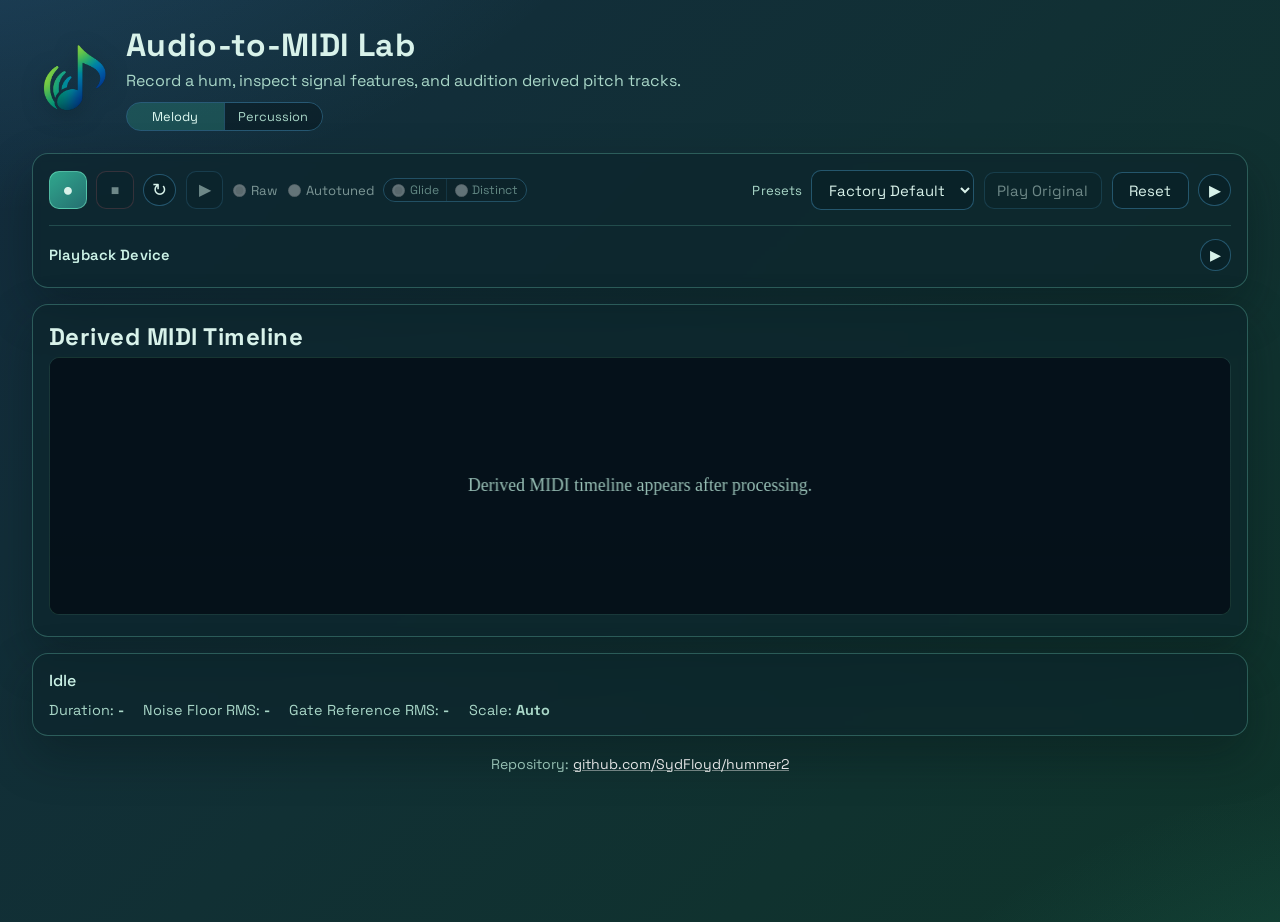
<file: index.html>
<!doctype html>
<html lang="en">
<head>
  <meta charset="utf-8">
  <meta name="viewport" content="width=device-width, initial-scale=1">
  <title>Hummer Audio-to-MIDI Lab</title>
  <link rel="icon" type="image/png" sizes="32x32" href="assets/hummer_logo_32.png">
  <link rel="preconnect" href="https://fonts.googleapis.com">
  <link rel="preconnect" href="https://fonts.gstatic.com" crossorigin>
  <link href="https://fonts.googleapis.com/css2?family=Space+Grotesk:wght@400;500;700&display=swap" rel="stylesheet">
  <link rel="stylesheet" href="styles.css?v=20260312p">
</head>
<body>
  <main class="app-shell">
    <header class="app-header">
      <img src="assets/hummer_logo.png" alt="Hummer logo" class="logo">
      <div class="header-copy">
        <h1>Audio-to-MIDI Lab</h1>
        <p>Record a hum, inspect signal features, and audition derived pitch tracks.</p>
        <nav class="module-ribbon module-split" aria-label="Lab mode">
          <a class="module-ribbon-link active" href="/index.html" aria-current="page">Melody</a>
          <a class="module-ribbon-link" href="/percussion.html">Percussion</a>
        </nav>
      </div>
    </header>

    <section class="panel controls">
      <div class="button-row">
        <button id="startBtn" class="transport-symbol-btn" type="button" aria-label="Start recording" title="Start recording">&#x25cf;</button>
        <button id="stopBtn" class="transport-symbol-btn" type="button" aria-label="Stop recording or playback" title="Stop recording or playback" disabled>&#x25a0;</button>
        <button id="loopToggleBtn" class="icon-toggle icon-loop" type="button" aria-label="Toggle loop playback" title="Loop playback">&#x21bb;</button>
        <button id="playSelectedBtn" class="transport-symbol-btn" type="button" aria-label="Play selected mode" title="Play selected mode" disabled>&#x25b6;</button>
        <div class="play-mode-group" role="radiogroup" aria-label="Playback mode">
          <label class="play-mode-option">
            <input type="radio" name="playMode" value="raw" checked>
            Raw
          </label>
          <label class="play-mode-option play-mode-option-auto">
            <input type="radio" name="playMode" value="auto">
            Autotuned
          </label>
          <div class="auto-articulation-toggle" role="radiogroup" aria-label="Autotune articulation">
            <label class="auto-articulation-option">
              <input type="radio" name="autoArticulation" value="glide" checked>
              Glide
            </label>
            <label class="auto-articulation-option">
              <input type="radio" name="autoArticulation" value="distinct">
              Distinct
            </label>
          </div>
        </div>
        <div class="preset-inline">
          <label class="preset-label" for="presetSelect">Presets</label>
          <select id="presetSelect" aria-label="Shared presets"></select>
        </div>
        <button id="playOriginalBtn" class="reset-btn" type="button" aria-label="Play original recording once" title="Play original recording once" disabled>Play Original</button>
        <button id="resetDefaultsBtn" class="reset-btn" type="button" aria-label="Reset defaults" title="Reset defaults">Reset</button>
        <button
          id="toggleControlsBtn"
          class="icon-toggle"
          type="button"
          aria-label="Expand settings"
          aria-controls="selectionPanel"
          aria-expanded="false"
          title="Expand settings"
        >&#x25b8;</button>
      </div>

      <div id="selectionPanel" class="selection-panel" hidden>
        <div class="control-grid">
          <label>
            Voicing Strictness
            <input id="gateMultiplier" type="range" min="1.2" max="6" step="0.1" value="2.5">
            <span id="gateMultiplierValue">2.5</span>
          </label>
          <label>
            Min Note Length (ms)
            <input id="minNoteMs" type="range" min="20" max="300" step="5" value="20">
            <span id="minNoteMsValue">20</span>
          </label>
          <label>
            Target Stability
            <input id="pitchJumpSplit" type="range" min="0" max="6" step="0.1" value="1.2">
            <span id="pitchJumpSplitValue">1.2</span>
          </label>
          <label>
            Flutter Tolerance (ms)
            <input id="flutterToleranceMs" type="range" min="0" max="180" step="5" value="70">
            <span id="flutterToleranceMsValue">70</span>
          </label>
          <label>
            Max Note Jump (st)
            <input id="maxNoteJump" type="range" min="0" max="24" step="0.5" value="12">
            <span id="maxNoteJumpValue">12.0</span>
          </label>
          <label>
            Note Derivation
            <select id="noteDerivation">
              <option value="mean" selected>Mean</option>
              <option value="median">Median</option>
              <option value="tailWeightedMean">Tail-Weighted Mean</option>
            </select>
          </label>
        </div>

        <div class="pitch-frontend-grid">
          <label>
            Pitch Front End
            <select id="pitchFrontendModel">
              <option value="tiny" selected>TorchCREPE Tiny</option>
              <option value="full">TorchCREPE Full</option>
            </select>
          </label>
          <label>
            Periodicity Floor
            <input id="periodicityFloor" type="range" min="0" max="1" step="0.01" value="0.28">
            <span id="periodicityFloorValue">0.28</span>
          </label>
          <label>
            Onset Sensitivity
            <input id="onsetSensitivity" type="range" min="0" max="1" step="0.01" value="0.55">
            <span id="onsetSensitivityValue">0.55</span>
          </label>
          <label>
            Stability Sensitivity
            <input id="stabilitySensitivity" type="range" min="0" max="1" step="0.01" value="0.58">
            <span id="stabilitySensitivityValue">0.58</span>
          </label>
          <label class="inline pitch-frontend-toggle">
            <input id="pitchUseViterbi" type="checkbox" checked>
            Use Viterbi Decode
          </label>
        </div>

        <div class="scale-control-row">
          <label>
            Scale Root
            <select id="scaleRoot"></select>
          </label>
          <label>
            Scale Mode
            <select id="scaleMode"></select>
          </label>
          <button id="playScaleBtn">Play Scale</button>
        </div>

        <div class="raw-playback-row">
          <label class="inline playback-toggle raw-playback-toggle">
            <input id="rawPortamentoEnabled" type="checkbox">
            Raw Portamento
          </label>
          <label class="raw-playback-slider">
            Raw Portamento Amount
            <input id="rawPortamentoAmount" type="range" min="0" max="100" step="1" value="35">
            <span id="rawPortamentoAmountValue">35%</span>
          </label>
          <label class="inline playback-toggle raw-playback-toggle">
            <input id="rawGravityEnabled" type="checkbox">
            Raw Scale Gravity
          </label>
          <label class="raw-playback-slider">
            Raw Gravity Amount
            <input id="rawGravityAmount" type="range" min="0" max="100" step="1" value="50">
            <span id="rawGravityAmountValue">50%</span>
          </label>
        </div>
      </div>

      <div class="synth-panel">
        <div class="synth-panel-header">
          <h3 class="synth-panel-title">Playback Device</h3>
          <button
            id="toggleSynthPanelBtn"
            class="icon-toggle icon-toggle-secondary"
            type="button"
            aria-label="Expand playback device settings"
            aria-controls="synthSelectionPanel"
            aria-expanded="false"
            title="Expand playback device settings"
          >&#x25b8;</button>
        </div>

        <div id="synthSelectionPanel" class="synth-selection-panel" hidden>
          <div class="device-mode-group" role="radiogroup" aria-label="Playback device">
            <label class="device-mode-option">
              <input type="radio" name="playbackDevice" value="synth" checked>
              <span>Synth</span>
            </label>
            <label class="device-mode-option">
              <input type="radio" name="playbackDevice" value="sampler">
              <span>Sampler</span>
            </label>
          </div>

          <div id="synthDevicePanel">
            <div class="synth-row-grid synth-row-voice">
              <label>
                Oscillator
                <select id="synthOscillator">
                  <option value="sawtooth" selected>Sawtooth</option>
                  <option value="square">Square</option>
                  <option value="triangle">Triangle</option>
                  <option value="sine">Sine</option>
                </select>
              </label>
              <label>
                Voice 2 Detune (cents)
                <input id="synthVoice2Detune" type="range" min="-40" max="40" step="1" value="8">
                <span id="synthVoice2DetuneValue">+8</span>
              </label>
              <label>
                Voice 2 Mix
                <input id="synthVoice2Mix" type="range" min="0" max="100" step="1" value="38">
                <span id="synthVoice2MixValue">38%</span>
              </label>
              <label class="inline synth-voice2-toggle synth-inline-end">
                <input id="synthVoice2Enabled" type="checkbox" checked>
                Enable Voice 2
              </label>
            </div>

            <div class="synth-row-divider"></div>

            <div class="synth-row-grid synth-row-filter">
              <label>
                Filter Type
                <select id="synthFilterType">
                  <option value="none">None</option>
                  <option value="lowpass" selected>Lowpass</option>
                  <option value="bandpass">Bandpass</option>
                  <option value="highpass">Highpass</option>
                </select>
              </label>
              <label>
                Filter Resonance
                <input id="synthFilterQ" type="range" min="0.1" max="16" step="0.1" value="0.8">
                <span id="synthFilterQValue">0.8</span>
              </label>
              <label>
                Filter Cutoff (Hz)
                <input id="synthFilterCutoff" type="range" min="250" max="7000" step="25" value="3200">
                <span id="synthFilterCutoffValue">3200 Hz</span>
              </label>
              <label>
                Keyboard Tracking
                <input id="synthKeyboardTrackingPct" type="range" min="0" max="100" step="1" value="45">
                <span id="synthKeyboardTrackingPctValue">45%</span>
              </label>
              <label>
                Filter Env Depth
                <input id="synthFilterEnvDepth" type="range" min="0" max="2.5" step="0.05" value="1.1">
                <span id="synthFilterEnvDepthValue">1.10 oct</span>
              </label>
            </div>

            <div class="synth-row-grid synth-row-envelope">
              <label>
                Filter Attack (ms)
                <input id="synthAttackMs" type="range" min="1" max="300" step="1" value="14">
                <span id="synthAttackMsValue">14</span>
              </label>
              <label>
                Filter Decay (ms)
                <input id="synthDecayMs" type="range" min="5" max="900" step="5" value="160">
                <span id="synthDecayMsValue">160</span>
              </label>
              <label>
                Filter Sustain (%)
                <input id="synthSustainPct" type="range" min="0" max="100" step="1" value="72">
                <span id="synthSustainPctValue">72%</span>
              </label>
              <label>
                Filter Release (ms)
                <input id="synthReleaseMs" type="range" min="10" max="1200" step="5" value="170">
                <span id="synthReleaseMsValue">170</span>
              </label>
            </div>

            <div class="synth-row-divider"></div>

            <div class="synth-row-grid synth-row-amp-envelope">
              <label>
                Amp Attack (ms)
                <input id="ampAttackMs" type="range" min="1" max="300" step="1" value="8">
                <span id="ampAttackMsValue">8</span>
              </label>
              <label>
                Amp Decay (ms)
                <input id="ampDecayMs" type="range" min="5" max="900" step="5" value="120">
                <span id="ampDecayMsValue">120</span>
              </label>
              <label>
                Amp Sustain (%)
                <input id="ampSustainPct" type="range" min="0" max="100" step="1" value="92">
                <span id="ampSustainPctValue">92%</span>
              </label>
              <label>
                Amp Release (ms)
                <input id="ampReleaseMs" type="range" min="10" max="1200" step="5" value="130">
                <span id="ampReleaseMsValue">130</span>
              </label>
            </div>
          </div>

          <div id="samplerDevicePanel" hidden>
            <div class="synth-row-grid synth-row-sampler">
              <label>
                Sampler Instrument
                <select id="samplerVoice">
                  <option value="piano-custom" selected>Piano (Custom Sample)</option>
                </select>
              </label>
              <label>
                Sampler Tone (Hz)
                <input id="samplerToneCutoff" type="range" min="500" max="9000" step="50" value="5200">
                <span id="samplerToneCutoffValue">5200 Hz</span>
              </label>
              <label>
                Sampler Start Offset (%)
                <input id="samplerStartOffsetPct" type="range" min="0" max="30" step="1" value="2">
                <span id="samplerStartOffsetPctValue">2%</span>
              </label>
              <label>
                Sampler Release (ms)
                <input id="samplerReleaseMs" type="range" min="20" max="1200" step="5" value="260">
                <span id="samplerReleaseMsValue">260</span>
              </label>
            </div>
          </div>

          <div class="synth-row-divider"></div>

          <div class="synth-row-grid synth-row-dynamics">
            <label class="inline playback-toggle synth-inline-end">
              <input id="continuousDynamics" type="checkbox" checked>
              Follow Original Amplitude
            </label>
            <label>
              Output Gain
              <input id="synthOutputGain" type="range" min="10" max="100" step="1" value="55">
              <span id="synthOutputGainValue">55%</span>
            </label>
            <button id="synthTestBtn" type="button" title="Hold to test playback device with middle C">test</button>
          </div>
        </div>
      </div>
    </section>

    <section class="panel viz-panel">
      <h2>Derived MIDI Timeline</h2>
      <canvas id="midiCanvas" width="1200" height="260"></canvas>
    </section>

    <section class="panel status-panel">
      <div id="statusText">Idle</div>
      <div class="stats">
        <span>Duration: <strong id="durationValue">-</strong></span>
        <span>Noise Floor RMS: <strong id="noiseFloorValue">-</strong></span>
        <span>Gate Reference RMS: <strong id="thresholdValue">-</strong></span>
        <span>Scale: <strong id="scaleInfoValue">Auto</strong></span>
      </div>
    </section>

    <footer class="app-footer">
      <span>Repository: <a class="repo-link" href="https://github.com/SydFloyd/hummer2" target="_blank" rel="noopener noreferrer">github.com/SydFloyd/hummer2</a></span>
    </footer>
  </main>

  <script src="audio-core.js?v=20260312a"></script>
  <script src="app.js?v=20260312a"></script>
</body>
</html>
</file>
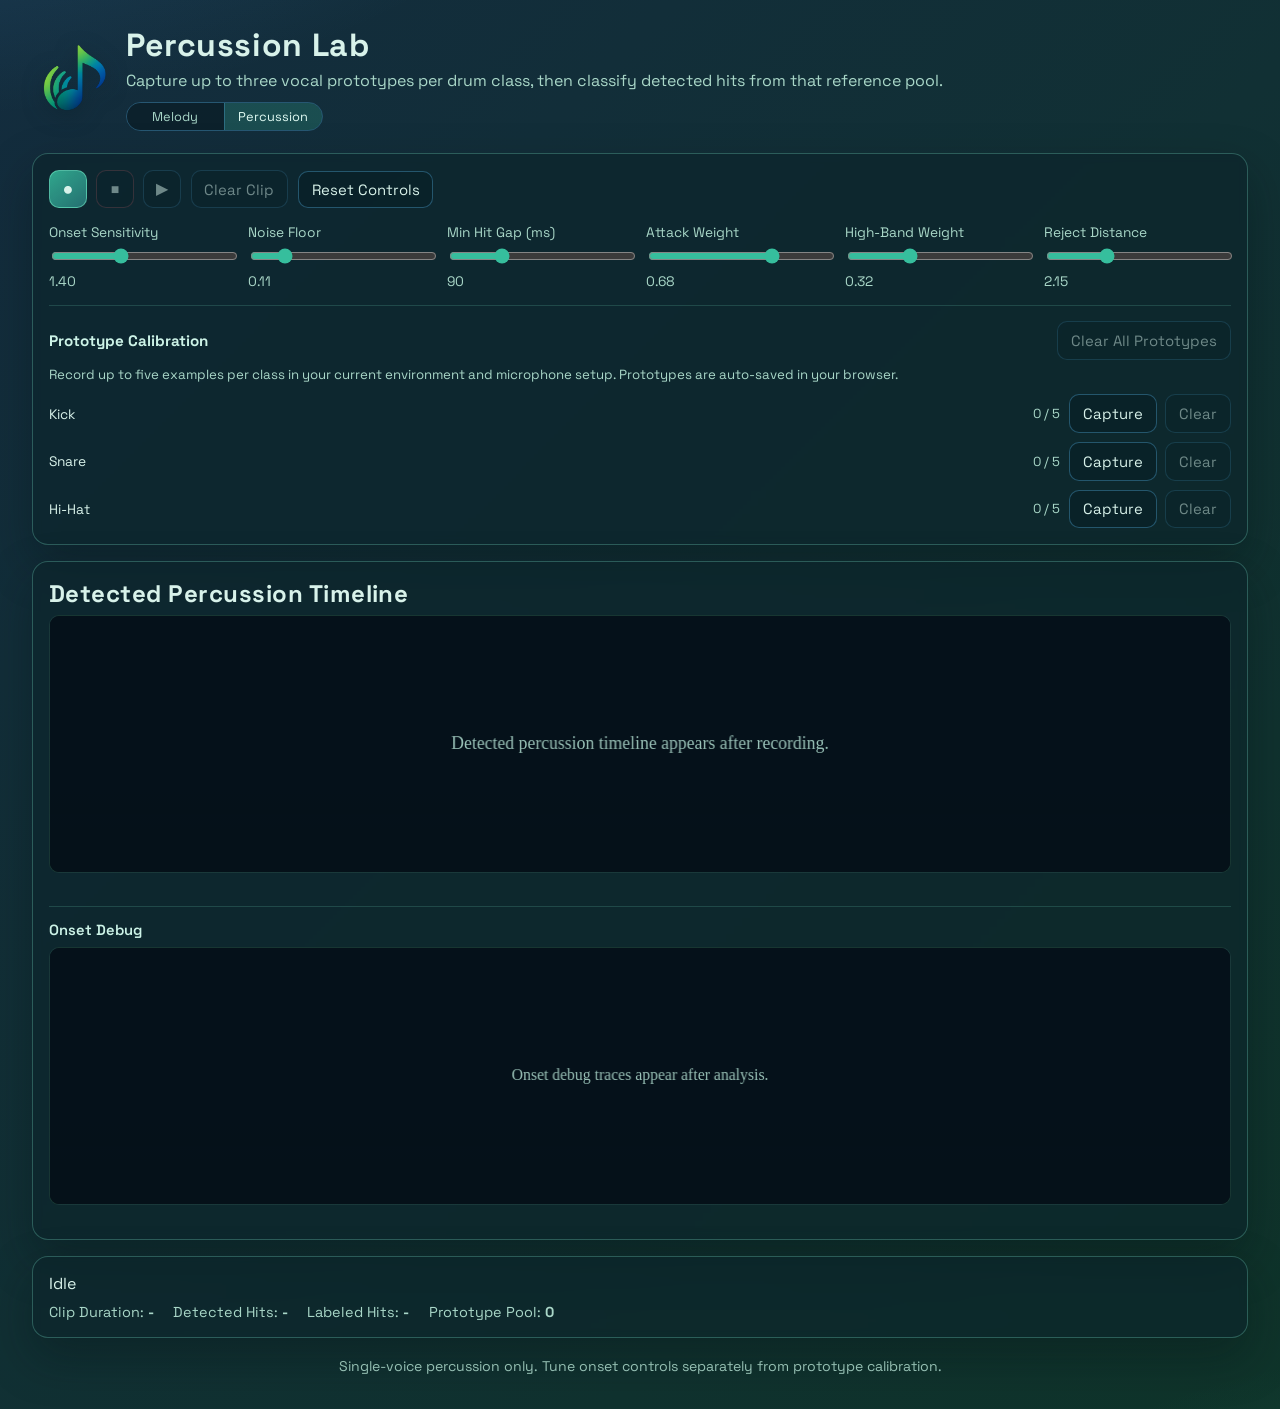
<file: percussion.html>
<!doctype html>
<html lang="en">
<head>
  <meta charset="utf-8">
  <meta name="viewport" content="width=device-width, initial-scale=1">
  <title>Hummer Percussion Lab</title>
  <link rel="icon" type="image/png" sizes="32x32" href="assets/hummer_logo_32.png">
  <link rel="preconnect" href="https://fonts.googleapis.com">
  <link rel="preconnect" href="https://fonts.gstatic.com" crossorigin>
  <link href="https://fonts.googleapis.com/css2?family=Space+Grotesk:wght@400;500;700&display=swap" rel="stylesheet">
  <link rel="stylesheet" href="styles.css?v=20260312p">
</head>
<body>
  <main class="app-shell">
    <header class="app-header">
      <img src="assets/hummer_logo.png" alt="Hummer logo" class="logo">
      <div class="header-copy">
        <h1>Percussion Lab</h1>
        <p>Capture up to three vocal prototypes per drum class, then classify detected hits from that reference pool.</p>
        <nav class="module-ribbon module-split" aria-label="Lab mode">
          <a class="module-ribbon-link" href="/index.html">Melody</a>
          <a class="module-ribbon-link active" href="/percussion.html" aria-current="page">Percussion</a>
        </nav>
      </div>
    </header>

    <section class="panel controls">
      <div class="button-row">
        <button id="startPercBtn" class="transport-symbol-btn" type="button" aria-label="Start recording clip" title="Start recording clip">&#x25cf;</button>
        <button id="stopPercBtn" class="transport-symbol-btn" type="button" aria-label="Stop recording or playback" title="Stop recording or playback" disabled>&#x25a0;</button>
        <button id="playPercBtn" class="transport-symbol-btn" type="button" aria-label="Play detected pattern" title="Play detected pattern" disabled>&#x25b6;</button>
        <button id="clearPercBtn" type="button" disabled>Clear Clip</button>
        <button id="percResetControlsBtn" class="reset-btn" type="button" aria-label="Reset percussion controls" title="Reset percussion controls">Reset Controls</button>
      </div>

      <div class="perc-controls-grid">
        <label>
          Onset Sensitivity
          <input id="percOnsetSensitivity" type="range" min="0.6" max="2.8" step="0.05" value="1.4">
          <span id="percOnsetSensitivityValue">1.40</span>
        </label>
        <label>
          Noise Floor
          <input id="percNoiseFloor" type="range" min="0" max="0.7" step="0.01" value="0.11">
          <span id="percNoiseFloorValue">0.11</span>
        </label>
        <label>
          Min Hit Gap (ms)
          <input id="percMinGapMs" type="range" min="30" max="260" step="5" value="90">
          <span id="percMinGapMsValue">90</span>
        </label>
        <label>
          Attack Weight
          <input id="percAttackWeight" type="range" min="0" max="1" step="0.01" value="0.68">
          <span id="percAttackWeightValue">0.68</span>
        </label>
        <label>
          High-Band Weight
          <input id="percHighWeight" type="range" min="0" max="1" step="0.01" value="0.32">
          <span id="percHighWeightValue">0.32</span>
        </label>
        <label>
          Reject Distance
          <input id="percRejectDistance" type="range" min="0.4" max="6" step="0.05" value="2.15">
          <span id="percRejectDistanceValue">2.15</span>
        </label>
      </div>

      <div class="perc-calibration-panel">
        <div class="perc-calibration-head">
          <h3>Prototype Calibration</h3>
          <button id="clearAllProtoBtn" type="button">Clear All Prototypes</button>
        </div>
        <p class="perc-calibration-subtext">Record up to five examples per class in your current environment and microphone setup. Prototypes are auto-saved in your browser.</p>
        <div class="perc-proto-grid">
          <div class="perc-proto-row">
            <span class="perc-proto-label">Kick</span>
            <span id="kickProtoCount" class="perc-proto-count">0 / 5</span>
            <button id="captureKickBtn" type="button">Capture</button>
            <button id="clearKickBtn" type="button">Clear</button>
          </div>
          <div class="perc-proto-row">
            <span class="perc-proto-label">Snare</span>
            <span id="snareProtoCount" class="perc-proto-count">0 / 5</span>
            <button id="captureSnareBtn" type="button">Capture</button>
            <button id="clearSnareBtn" type="button">Clear</button>
          </div>
          <div class="perc-proto-row">
            <span class="perc-proto-label">Hi-Hat</span>
            <span id="hatProtoCount" class="perc-proto-count">0 / 5</span>
            <button id="captureHatBtn" type="button">Capture</button>
            <button id="clearHatBtn" type="button">Clear</button>
          </div>
        </div>
      </div>
    </section>

    <section class="panel viz-panel">
      <h2>Detected Percussion Timeline</h2>
      <canvas id="percTimelineCanvas" width="1200" height="260"></canvas>
      <div id="percClassSummary" class="percussion-summary"></div>
      <div class="percussion-debug-wrap">
        <h3>Onset Debug</h3>
        <canvas id="percDebugCanvas" width="1200" height="260"></canvas>
        <div id="percDebugSummary" class="percussion-summary"></div>
      </div>
    </section>

    <section class="panel status-panel">
      <div id="percStatusText">Idle</div>
      <div class="stats">
        <span>Clip Duration: <strong id="percDurationValue">-</strong></span>
        <span>Detected Hits: <strong id="percHitCountValue">-</strong></span>
        <span>Labeled Hits: <strong id="percLabeledCountValue">-</strong></span>
        <span>Prototype Pool: <strong id="percProtoPoolValue">0</strong></span>
      </div>
    </section>

    <footer class="app-footer">
      <span>Single-voice percussion only. Tune onset controls separately from prototype calibration.</span>
    </footer>
  </main>

  <script src="audio-core.js?v=20260310a"></script>
  <script src="percussion.js?v=20260312p"></script>
</body>
</html>
</file>
<file: styles.css>
:root {
  --ink: #d8f2ea;
  --ink-muted: #a9d7c8;
  --deep-blue: #132c3e;
  --deep-green: #0f342a;
  --panel-bg: rgba(12, 37, 42, 0.62);
  --panel-border: rgba(108, 205, 182, 0.32);
  --accent: #36be9d;
  --accent-2: #5cc3ff;
  --danger: #f06f74;
}

* {
  box-sizing: border-box;
}

body {
  margin: 0;
  min-height: 100vh;
  color: var(--ink);
  font-family: "Space Grotesk", "Segoe UI", sans-serif;
  background:
    radial-gradient(80rem 42rem at -10% -20%, rgba(92, 195, 255, 0.2) 0%, rgba(19, 44, 62, 0) 60%),
    radial-gradient(72rem 38rem at 120% 120%, rgba(54, 190, 157, 0.22) 0%, rgba(15, 52, 42, 0) 58%),
    linear-gradient(135deg, #132c3e 0%, #0f342a 100%);
}

.app-shell {
  width: min(1220px, 95vw);
  margin: 1.4rem auto 2rem;
  display: grid;
  gap: 1rem;
}

.panel {
  border: 1px solid var(--panel-border);
  border-radius: 16px;
  background: var(--panel-bg);
  backdrop-filter: blur(4px);
  box-shadow: 0 20px 46px rgba(6, 18, 21, 0.34);
  padding: 1rem;
}

.app-header {
  display: flex;
  align-items: center;
  gap: 1rem;
  padding: 0.15rem 0.35rem 0.35rem;
}

.header-copy {
  min-width: 0;
}

.module-ribbon {
  margin-top: 0.65rem;
  display: inline-flex;
  gap: 0.45rem;
  align-items: center;
}

.module-ribbon.module-split {
  gap: 0;
  border: 1px solid rgba(92, 195, 255, 0.28);
  border-radius: 999px;
  overflow: hidden;
}

.module-ribbon-link {
  border: 1px solid rgba(92, 195, 255, 0.28);
  border-radius: 999px;
  background: rgba(9, 27, 34, 0.62);
  color: var(--ink-muted);
  text-decoration: none;
  font-size: 0.8rem;
  padding: 0.28rem 0.62rem;
  transition: background 120ms ease, color 120ms ease, border-color 120ms ease;
}

.module-ribbon.module-split .module-ribbon-link {
  border: 0;
  border-radius: 0;
  padding: 0.32rem 0.78rem;
  min-width: 6.1rem;
  text-align: center;
}

.module-ribbon.module-split .module-ribbon-link + .module-ribbon-link {
  border-left: 1px solid rgba(92, 195, 255, 0.28);
}

.module-ribbon-link:hover {
  color: var(--ink);
  border-color: rgba(124, 244, 203, 0.4);
}

.module-ribbon-link.active {
  color: #dffaf2;
  background: rgba(54, 190, 157, 0.22);
  border-color: rgba(124, 244, 203, 0.54);
}

.logo {
  width: 72px;
  height: 72px;
  object-fit: contain;
  filter: drop-shadow(0 5px 10px rgba(12, 34, 43, 0.5));
}

h1,
h2 {
  margin: 0 0 0.35rem;
  font-weight: 700;
  letter-spacing: 0.02em;
}

p {
  margin: 0;
  color: var(--ink-muted);
}

.button-row {
  display: flex;
  flex-wrap: wrap;
  gap: 0.6rem;
  align-items: center;
}

.preset-inline {
  display: grid;
  grid-template-columns: auto minmax(0, 1fr);
  gap: 0.55rem;
  align-items: center;
  flex: 0 1 clamp(135px, 18.75%, 240px);
  margin-left: auto;
  min-width: 0;
}

.preset-label {
  display: block;
  margin: 0;
  color: var(--ink-muted);
  font-size: 0.82rem;
  letter-spacing: 0.01em;
}

.preset-inline select {
  min-width: 0;
  width: 100%;
}

button,
select,
input[type="number"] {
  border: 1px solid rgba(92, 195, 255, 0.32);
  border-radius: 10px;
  color: var(--ink);
  background: rgba(11, 32, 40, 0.72);
  padding: 0.56rem 0.8rem;
  font-family: inherit;
  font-size: 0.93rem;
}

button {
  cursor: pointer;
  transition: transform 120ms ease, background 120ms ease;
}

button:hover:not(:disabled) {
  transform: translateY(-1px);
  background: rgba(30, 70, 80, 0.82);
}

button:disabled {
  opacity: 0.48;
  cursor: not-allowed;
}

.transport-symbol-btn {
  width: 2.35rem;
  height: 2.35rem;
  padding: 0;
  display: inline-flex;
  align-items: center;
  justify-content: center;
  font-size: 1.02rem;
  line-height: 1;
}

#startBtn {
  background: linear-gradient(140deg, rgba(54, 190, 157, 0.85), rgba(43, 130, 130, 0.8));
  border-color: rgba(124, 244, 203, 0.5);
  font-size: 1.14rem;
}

#stopBtn {
  border-color: rgba(240, 111, 116, 0.38);
  font-size: 0.88rem;
}

#startPercBtn {
  background: linear-gradient(140deg, rgba(54, 190, 157, 0.85), rgba(43, 130, 130, 0.8));
  border-color: rgba(124, 244, 203, 0.5);
  font-size: 1.14rem;
}

#stopPercBtn {
  border-color: rgba(240, 111, 116, 0.38);
  font-size: 0.88rem;
}

.icon-toggle {
  width: 2.05rem;
  height: 2.05rem;
  border-radius: 999px;
  padding: 0;
  display: inline-flex;
  align-items: center;
  justify-content: center;
  font-size: 1.08rem;
  line-height: 1;
}

.icon-toggle {
  font-size: 1.5rem;
}

.icon-loop {
  font-size: 1.15rem;
}

.icon-loop.loop-active {
  background: rgba(54, 190, 157, 0.35);
  border-color: rgba(124, 244, 203, 0.7);
  box-shadow: 0 0 0 1px rgba(124, 244, 203, 0.22) inset;
}

.reset-btn {
  border-radius: 10px;
  padding: 0.5rem 0.8rem;
  min-width: 4.8rem;
}

.play-mode-group {
  display: flex;
  flex-wrap: wrap;
  gap: 0.35rem 0.6rem;
  align-items: center;
}

.play-mode-option {
  display: inline-flex;
  align-items: center;
  gap: 0.32rem;
  white-space: nowrap;
  color: var(--ink);
  font-size: 0.82rem;
}

.play-mode-option input[type="radio"] {
  margin: 0;
  accent-color: var(--accent);
}

.auto-articulation-toggle {
  display: inline-flex;
  align-items: center;
  border: 1px solid rgba(92, 195, 255, 0.26);
  border-radius: 999px;
  overflow: hidden;
}

.auto-articulation-option {
  display: inline-flex;
  align-items: center;
  gap: 0.28rem;
  font-size: 0.76rem;
  color: var(--ink-muted);
  padding: 0.16rem 0.48rem;
  background: rgba(9, 27, 34, 0.48);
}

.auto-articulation-option + .auto-articulation-option {
  border-left: 1px solid rgba(92, 195, 255, 0.22);
}

.auto-articulation-option input[type="radio"] {
  margin: 0;
  accent-color: var(--accent);
}

.selection-panel {
  margin-top: 0.15rem;
}

.synth-panel {
  margin-top: 0.9rem;
  padding-top: 0.85rem;
  border-top: 1px solid rgba(108, 205, 182, 0.22);
}

.synth-panel-header {
  display: flex;
  align-items: center;
  gap: 0.6rem;
}

.synth-panel-title {
  margin: 0;
  font-size: 0.92rem;
  font-weight: 600;
  color: #ccf3e7;
  letter-spacing: 0.01em;
}

.icon-toggle-secondary {
  margin-left: auto;
  width: 1.95rem;
  height: 1.95rem;
  font-size: 1.35rem;
}

.synth-selection-panel {
  margin-top: 0.55rem;
}

.device-mode-group {
  display: inline-grid;
  grid-template-columns: repeat(2, minmax(96px, 1fr));
  border: 1px solid rgba(92, 195, 255, 0.28);
  border-radius: 999px;
  overflow: hidden;
  margin-bottom: 0.72rem;
}

.device-mode-option {
  position: relative;
  margin: 0;
  font-size: 0.82rem;
}

.device-mode-option input[type="radio"] {
  position: absolute;
  opacity: 0;
  pointer-events: none;
}

.device-mode-option span {
  display: block;
  text-align: center;
  padding: 0.34rem 0.78rem;
  background: rgba(9, 27, 34, 0.52);
  color: var(--ink-muted);
  border-left: 1px solid rgba(92, 195, 255, 0.24);
  cursor: pointer;
  user-select: none;
}

.device-mode-option:first-child span {
  border-left: 0;
}

.device-mode-option input[type="radio"]:checked + span {
  color: #dffaf2;
  background: rgba(54, 190, 157, 0.22);
}

.device-mode-option.active span {
  color: #dffaf2;
}

.synth-row-grid {
  display: grid;
  gap: 0.75rem;
  align-items: end;
}

.synth-row-voice,
.synth-row-envelope,
.synth-row-amp-envelope {
  grid-template-columns: repeat(4, minmax(140px, 1fr));
}

.synth-row-filter {
  grid-template-columns: repeat(5, minmax(120px, 1fr));
}

.synth-row-sampler {
  grid-template-columns: repeat(4, minmax(130px, 1fr));
}

.synth-row-envelope {
  margin-top: 0.4rem;
}

.synth-row-dynamics {
  margin-top: 0.75rem;
  grid-template-columns: minmax(220px, 1fr) minmax(140px, 220px) auto;
  justify-content: space-between;
  align-items: end;
}

#synthTestBtn {
  min-width: 4.6rem;
  font-size: 0.84rem;
  font-weight: 600;
  letter-spacing: 0.01em;
  align-self: end;
}

#synthTestBtn.is-holding {
  background: rgba(54, 190, 157, 0.34);
  border-color: rgba(124, 244, 203, 0.65);
  box-shadow: 0 0 0 1px rgba(124, 244, 203, 0.2) inset;
  transform: translateY(0);
}

.synth-row-divider {
  margin-top: 0.75rem;
  margin-bottom: 0.75rem;
  border-top: 1px solid rgba(108, 205, 182, 0.16);
}

.synth-voice2-toggle,
.synth-inline-end {
  align-self: start;
  white-space: nowrap;
}

.control-disabled {
  opacity: 0.55;
}

.control-grid {
  margin-top: 0.9rem;
  display: grid;
  grid-template-columns: repeat(6, minmax(90px, 1fr));
  gap: 0.75rem;
  align-items: start;
}

.scale-control-row {
  margin-top: 0.85rem;
  padding-top: 0.85rem;
  border-top: 1px solid rgba(108, 205, 182, 0.22);
  display: grid;
  grid-template-columns: auto auto auto;
  gap: 0.75rem;
  align-items: end;
  justify-content: start;
}

.scale-control-row label {
  justify-self: start;
}

.scale-control-row #scaleRoot {
  width: 8ch;
}

.scale-control-row #scaleMode {
  width: 25ch;
}

.scale-control-row #playScaleBtn {
  justify-self: end;
}

.raw-playback-row {
  margin-top: 0.85rem;
  padding-top: 0.85rem;
  border-top: 1px solid rgba(108, 205, 182, 0.22);
  display: grid;
  grid-template-columns: auto minmax(190px, 1fr) auto minmax(190px, 1fr);
  gap: 0.75rem;
  align-items: end;
}

.raw-playback-toggle {
  align-self: center;
  white-space: nowrap;
}

.raw-playback-slider {
  min-width: 0;
}

.pitch-frontend-grid {
  margin-top: 0.85rem;
  display: grid;
  grid-template-columns: repeat(4, minmax(150px, 1fr));
  gap: 0.75rem;
  align-items: start;
}

.perc-controls-grid {
  margin-top: 0.9rem;
  display: grid;
  grid-template-columns: repeat(6, minmax(120px, 1fr));
  gap: 0.75rem;
  align-items: start;
}

.perc-calibration-panel {
  margin-top: 0.95rem;
  padding-top: 0.9rem;
  border-top: 1px solid rgba(108, 205, 182, 0.2);
}

.perc-calibration-head {
  display: flex;
  align-items: center;
  justify-content: space-between;
  gap: 0.8rem;
  flex-wrap: wrap;
}

.perc-calibration-head h3 {
  margin: 0;
  font-size: 0.95rem;
  color: #ccf3e7;
}

.perc-calibration-subtext {
  margin-top: 0.4rem;
  font-size: 0.83rem;
}

.perc-proto-grid {
  margin-top: 0.7rem;
  display: grid;
  gap: 0.55rem;
}

.perc-proto-row {
  display: grid;
  grid-template-columns: minmax(90px, 1fr) auto auto auto;
  gap: 0.55rem;
  align-items: center;
}

.perc-proto-label {
  font-size: 0.86rem;
  color: var(--ink);
}

.perc-proto-count {
  color: var(--ink-muted);
  font-size: 0.82rem;
}

.percussion-summary {
  margin-top: 0.8rem;
  display: flex;
  flex-wrap: wrap;
  gap: 0.55rem;
}

.percussion-chip {
  padding: 0.3rem 0.6rem;
  border: 1px solid rgba(108, 205, 182, 0.3);
  border-radius: 999px;
  background: rgba(11, 32, 40, 0.58);
  color: var(--ink-muted);
  font-size: 0.8rem;
}

.percussion-debug-wrap {
  margin-top: 1rem;
  padding-top: 0.85rem;
  border-top: 1px solid rgba(108, 205, 182, 0.2);
}

.percussion-debug-wrap h3 {
  margin: 0 0 0.5rem;
  font-size: 0.92rem;
  color: #ccf3e7;
  font-weight: 600;
}

label {
  display: grid;
  gap: 0.35rem;
  font-size: 0.86rem;
  color: var(--ink-muted);
  min-width: 0;
}

label.inline {
  display: flex;
  align-items: flex-start;
  justify-content: flex-start;
  gap: 0.45rem;
  color: var(--ink);
}

.playback-toggle {
  font-size: 0.84rem;
  white-space: nowrap;
}

input[type="checkbox"] {
  accent-color: var(--accent);
}

input[type="range"] {
  width: 100%;
  accent-color: var(--accent);
}

#noteDerivation {
  width: 100%;
  min-width: 0;
}

#scaleRoot {
  width: 100%;
  min-width: 0;
}

#scaleMode {
  width: 100%;
  max-width: 100%;
  min-width: 0;
}

.status-panel {
  display: grid;
  gap: 0.6rem;
}

#statusText {
  color: #ccf3e7;
  font-weight: 500;
}

.stats {
  display: flex;
  flex-wrap: wrap;
  gap: 0.9rem 1.2rem;
  font-size: 0.9rem;
  color: var(--ink-muted);
}

canvas {
  width: 100%;
  height: auto;
  border: 1px solid rgba(108, 205, 182, 0.2);
  border-radius: 10px;
  background: linear-gradient(180deg, rgba(6, 18, 27, 0.92), rgba(4, 14, 15, 0.88));
}

.app-footer {
  text-align: center;
  font-size: 0.88rem;
  color: var(--ink-muted);
  padding: 0.2rem 0.35rem 0.1rem;
}

.app-footer .repo-link,
.app-footer .repo-link:link,
.app-footer .repo-link:visited,
.app-footer .repo-link:hover,
.app-footer .repo-link:active {
  color: #ffffff !important;
  -webkit-text-fill-color: #ffffff;
}

.app-footer .repo-link {
  text-decoration: underline;
  text-decoration-color: rgba(255, 255, 255, 0.45);
}

.app-footer .repo-link:hover {
  text-decoration-color: rgba(255, 255, 255, 0.88);
}

@media (max-width: 700px) {
  .app-header {
    align-items: flex-start;
    flex-direction: column;
  }

  .logo {
    width: 58px;
    height: 58px;
  }

  .stats {
    gap: 0.45rem 0.8rem;
    font-size: 0.82rem;
  }

  .control-grid {
    grid-template-columns: repeat(2, minmax(140px, 1fr));
    gap: 0.75rem;
  }

  .perc-controls-grid {
    grid-template-columns: repeat(2, minmax(140px, 1fr));
  }

  .perc-proto-row {
    grid-template-columns: minmax(88px, 1fr) auto;
  }

  .perc-proto-row button {
    width: 100%;
  }

  .preset-inline {
    flex: 1 1 100%;
  }

  .scale-control-row {
    grid-template-columns: repeat(2, minmax(140px, 1fr));
  }

  .scale-control-row #scaleRoot,
  .scale-control-row #scaleMode {
    width: 100%;
  }

  .scale-control-row #playScaleBtn {
    justify-self: stretch;
    grid-column: 1 / -1;
  }

  .pitch-frontend-grid {
    grid-template-columns: repeat(2, minmax(140px, 1fr));
  }

  .raw-playback-row {
    grid-template-columns: 1fr;
  }

  .synth-row-voice,
  .synth-row-filter,
  .synth-row-envelope,
  .synth-row-amp-envelope,
  .synth-row-sampler {
    grid-template-columns: repeat(2, minmax(140px, 1fr));
  }

  .synth-row-dynamics {
    grid-template-columns: repeat(2, minmax(140px, 1fr));
  }

  #synthTestBtn {
    width: 100%;
    grid-column: 1 / -1;
  }
}
</file>
